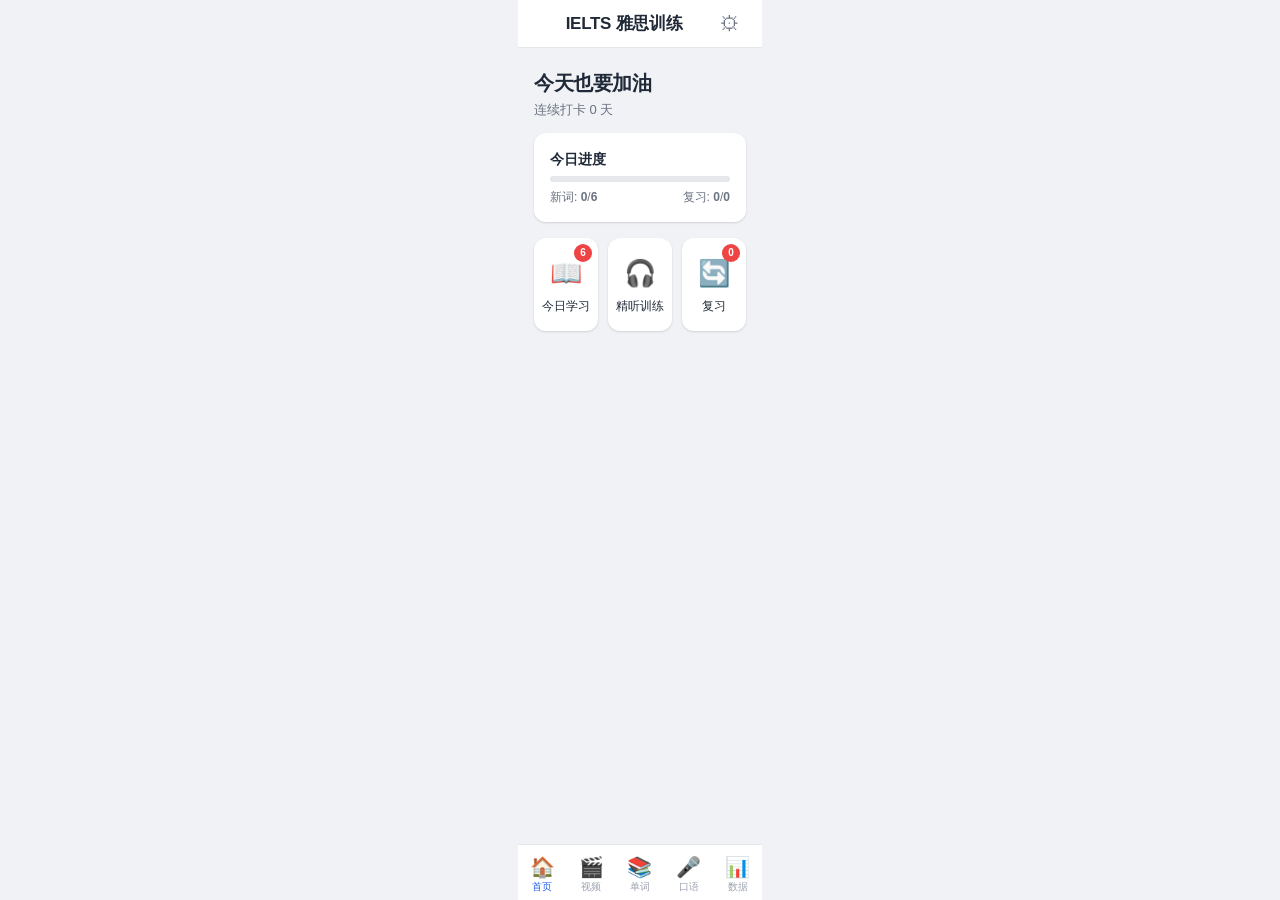
<file: index.html>
<!DOCTYPE html>
<html lang="zh-CN">
<head>
<meta charset="UTF-8">
<meta name="viewport" content="width=device-width,initial-scale=1.0,maximum-scale=1.0,user-scalable=no">
<title>IELTS 雅思训练</title>
<link rel="stylesheet" href="css/style.css">
</head>
<body>
<div id="app">
  <header id="appHeader">
    <button id="backBtn" class="header-btn" style="display:none" onclick="goBack()">←</button>
    <h1 id="headerTitle">IELTS 雅思训练</h1>
    <button id="settingsBtn" class="header-btn" onclick="showPage('settings')">⚙</button>
  </header>

  <main id="appContent">
    <!-- HOME -->
    <section id="page-home" class="page active">
      <div class="greeting"><span id="greetingText">今天也要加油</span><small id="streakText">连续打卡 0 天</small></div>
      <div class="progress-card">
        <div class="progress-label">今日进度</div>
        <div class="progress-bar"><div id="todayProgress" class="progress-fill" style="width:0%"></div></div>
        <div class="progress-stats">
          <span>新词: <b id="newDone">0</b>/<b id="newTotal">6</b></span>
          <span>复习: <b id="reviewDone">0</b>/<b id="reviewTotal">0</b></span>
        </div>
      </div>
      <div class="menu-grid">
        <div class="menu-item" onclick="startDailyLearning()">
          <div class="menu-icon">📖</div><div class="menu-label">今日学习</div>
          <div class="menu-badge" id="newWordsBadge">6</div>
        </div>
        <div class="menu-item" onclick="showPage('listening')">
          <div class="menu-icon">🎧</div><div class="menu-label">精听训练</div>
        </div>
        <div class="menu-item" onclick="showPage('review')">
          <div class="menu-icon">🔄</div><div class="menu-label">复习</div>
          <div class="menu-badge" id="reviewBadge">0</div>
        </div>
      </div>
    </section>

    <!-- WORD DETAIL -->
    <section id="page-word-detail" class="page">
      <div class="word-card">
        <div class="word-header"><h2 id="wdWord">-</h2>
          <div class="word-phonetic"><span id="wdPhonetic">-</span>
            <button class="btn-icon" onclick="playWord()">🔊</button></div></div>
        <div class="word-root" id="wdRoot">-</div>
        <div class="definitions" id="wdDefs"></div>
        <div class="examples" id="wdExamples"></div>
        <div class="word-status-bar"><button id="wdStatusBtn" class="btn-status" onclick="toggleWordStatus()">标记为已掌握</button></div>
      </div>
    </section>

    <!-- WORD BOOK -->
    <section id="page-wordbook" class="page">
      <div class="search-bar">
        <input type="text" id="wordSearch" placeholder="搜索单词..." oninput="filterWords()">
        <select id="wordFilter" onchange="filterWords()"><option value="all">全部</option><option value="new">未学</option><option value="learning">学习中</option><option value="mastered">已掌握</option></select>
      </div>
      <div id="wordList" class="word-list"></div>
    </section>

    <!-- LEARNING -->
    <section id="page-learning" class="page">
      <div class="learning-progress"><span id="learnProgress">1 / 6</span>
        <div class="progress-bar"><div id="learnBar" class="progress-fill" style="width:16%"></div></div></div>
      <div class="word-card learn-card" id="learnCard">
        <div class="word-header"><h2 id="learnWord">-</h2>
          <div class="word-phonetic"><span id="learnPhonetic">-</span><button class="btn-icon" onclick="playLearnWord()">🔊</button></div></div>
        <div class="word-root" id="learnRoot">-</div>
        <div class="definitions" id="learnDefs"></div>
        <div class="examples" id="learnExamples"></div>
      </div>
      <button class="btn btn-primary btn-block" onclick="nextLearnWord()">下一个 →</button>
    </section>

    <!-- REVIEW -->
    <section id="page-review" class="page">
      <div class="review-header"><h3>到期待复习 <span id="reviewCount">0</span> 词</h3></div>
      <div id="reviewList" class="word-list"></div>
      <div id="reviewEmpty" class="empty-state" style="display:none"><p>🎉 暂无到期复习的单词</p></div>
    </section>

    <!-- VIDEO -->
    <section id="page-video" class="page">
      <div class="video-select">
        <select id="videoSelect" onchange="loadVideo()">
          <option value="">选择视频...</option>
        </select>
      </div>
      <div class="video-player-wrapper" id="playerWrapper">
        <div id="youtubePlayer"></div>
        <div id="videoFallback" class="video-fallback" style="display:none">
          <div class="fallback-icon">🎬</div>
          <div class="fallback-msg">视频无法加载，可使用语音播放功能学习</div>
        </div>
      </div>
      <div class="video-controls">
        <button class="btn btn-sm btn-primary" onclick="togglePlayVideo()">▶ 播放</button>
        <button class="btn btn-sm" onclick="playAllSegments()">🔊 全文朗读</button>
        <button class="btn btn-sm" onclick="restartVideo()">⟳ 重播</button>
        <span class="speed-control-inline">
          <span class="speed-label">语速</span>
          <button class="btn-speed-sm" data-vspeed="0.75" onclick="setVideoSpeed(0.75)">0.75x</button>
          <button class="btn-speed-sm active" data-vspeed="1.0" onclick="setVideoSpeed(1.0)">1.0x</button>
          <button class="btn-speed-sm" data-vspeed="1.25" onclick="setVideoSpeed(1.25)">1.25x</button>
        </span>
      </div>
      <div class="video-words" id="videoWords"></div>
      <div class="transcript-wrap" id="transcriptWrap">
        <div class="transcript-header">
          <span>📝 逐句字幕</span>
          <label class="toggle-label"><input type="checkbox" id="showTranslation" checked onchange="renderTranscript()"> 显示翻译</label>
        </div>
        <div class="transcript" id="transcript"></div>
      </div>
    </section>

    <!-- LISTENING -->
    <section id="page-listening" class="page">
      <div class="listening-controls">
        <div class="passage-select">
          <select id="passageSelect" onchange="loadPassage()"><option value="">选择听力篇章...</option></select>
          <span id="passageLevel" class="badge">B2</span>
        </div>
        <div class="speed-control"><span>语速:</span>
          <button class="btn-speed" data-speed="1.0" onclick="setListenSpeed(1.0)">1.0x</button>
          <button class="btn-speed" data-speed="1.25" onclick="setListenSpeed(1.25)">1.25x</button>
        </div>
        <div class="listen-mode"><label><input type="checkbox" id="blindMode" onchange="toggleBlindMode()"> 盲听模式</label></div>
      </div>
      <div class="passage-words" id="passageWords"></div>
      <div class="passage-content" id="passageContent"></div>
      <div class="passage-controls">
        <button class="btn btn-sm btn-primary" onclick="playFullPassage()">▶ 播放全文</button>
        <button class="btn btn-sm" onclick="stopAudio()">⏹ 停止</button>
      </div>
    </section>

    <!-- SPEAKING -->
    <section id="page-speaking" class="page">
      <div class="speaking-topic"><h3 id="speakTopic">-</h3><p class="speak-hint" id="speakHint">Use PRE structure</p></div>
      <div class="pre-guide">
        <div class="pre-step"><b>P</b> Point: 一句话表达观点</div>
        <div class="pre-step"><b>R</b> Reason: 说明理由</div>
        <div class="pre-step"><b>E</b> Example: 补充例子</div>
      </div>
      <div class="model-answer">
        <div class="model-header"><span>💡 范文</span><button class="btn-icon" onclick="playModelAnswer()">🔊</button></div>
        <p id="modelAnswerText">-</p>
      </div>
      <div class="recording-area">
        <button id="recordBtn" class="btn btn-record" onclick="toggleRecording()">🎤 开始录音</button>
        <div id="recordingStatus" style="display:none">🔴 录音中...</div>
      </div>
      <div class="recordings-list" id="recordingsList"></div>
      <div class="speaking-nav">
        <button class="btn btn-sm" onclick="prevSpeakingTopic()">← 上一题</button>
        <button class="btn btn-sm btn-primary" onclick="nextSpeakingTopic()">下一题 →</button>
      </div>
    </section>

    <!-- DASHBOARD -->
    <section id="page-dashboard" class="page">
      <div class="dash-grid">
        <div class="dash-card"><div class="dash-num" id="dashStreak">0</div><div class="dash-label">连续打卡</div></div>
        <div class="dash-card"><div class="dash-num" id="dashMastered">0</div><div class="dash-label">已掌握</div></div>
        <div class="dash-card"><div class="dash-num" id="dashLearning">0</div><div class="dash-label">学习中</div></div>
        <div class="dash-card"><div class="dash-num" id="dashProgress">0%</div><div class="dash-label">总进度</div></div>
      </div>
      <div class="dash-section"><h4>学习统计</h4>
        <div class="dash-stat"><span>累计天数</span><span id="dashTotalDays">0</span></div>
        <div class="dash-stat"><span>听力时长</span><span id="dashListenTime">0分钟</span></div>
        <div class="dash-stat"><span>录音次数</span><span id="dashRecordings">0</span></div>
      </div>
      <div class="dash-section"><h4>本周打卡</h4><div id="dashWeekCalendar" class="week-calendar"></div></div>
    </section>

    <!-- SETTINGS -->
    <section id="page-settings" class="page">
      <div class="setting-group"><label>发音口音</label><select id="settingAccent" onchange="saveSettings()"><option value="uk">英音</option><option value="us">美音</option></select></div>
      <div class="setting-group"><label>默认语速</label><select id="settingSpeed" onchange="saveSettings()"><option value="1.0">1.0x</option><option value="1.25">1.25x</option></select></div>
      <div class="setting-group"><label>字号</label><select id="settingFontSize" onchange="saveSettings()"><option value="small">小</option><option value="medium" selected>中</option><option value="large">大</option></select></div>
      <div class="setting-group"><label>数据</label><button class="btn btn-secondary btn-block" onclick="exportWords()">📤 导出生词本</button><button class="btn btn-danger btn-block" onclick="resetAll()">🗑 重置数据</button></div>
      <div class="setting-group"><label>关于</label><p class="about-text">IELTS 训练 V2.0 | 视频 + 逐句字幕 + 跟读</p></div>
    </section>
  </main>

  <nav id="bottomNav">
    <button class="nav-item active" data-page="home" onclick="showPage('home')"><span class="nav-icon">🏠</span><span class="nav-label">首页</span></button>
    <button class="nav-item" data-page="video" onclick="showPage('video')"><span class="nav-icon">🎬</span><span class="nav-label">视频</span></button>
    <button class="nav-item" data-page="wordbook" onclick="showPage('wordbook')"><span class="nav-icon">📚</span><span class="nav-label">单词</span></button>
    <button class="nav-item" data-page="speaking" onclick="showPage('speaking')"><span class="nav-icon">🎤</span><span class="nav-label">口语</span></button>
    <button class="nav-item" data-page="dashboard" onclick="showPage('dashboard')"><span class="nav-icon">📊</span><span class="nav-label">数据</span></button>
  </nav>
</div>
<script src="js/data.js"></script>
<script src="js/tts.js"></script>
<script src="js/recorder.js"></script>
<script src="js/app.js"></script>
</body>
</html>
</file>
<file: css/style.css>
*, *::before, *::after { box-sizing: border-box; margin: 0; padding: 0; }
:root {
  --bg: #F0F2F5;
  --surface: #FFFFFF;
  --primary: #2563EB;
  --primary-dark: #1D4ED8;
  --primary-light: #DBEAFE;
  --accent: #F59E0B;
  --accent-bg: #FEF3C7;
  --text: #1F2937;
  --text-muted: #6B7280;
  --text-light: #9CA3AF;
  --border: #E5E7EB;
  --success: #10B981;
  --success-bg: #D1FAE5;
  --danger: #EF4444;
  --radius: 12px;
  --radius-sm: 8px;
  --shadow: 0 1px 3px rgba(0,0,0,0.08), 0 1px 2px rgba(0,0,0,0.06);
  --shadow-lg: 0 4px 12px rgba(0,0,0,0.1);
  --nav-height: 56px;
  --header-height: 48px;
}
html, body { height: 100%; }
body {
  font-family: -apple-system, BlinkMacSystemFont, "Segoe UI", Roboto, "Helvetica Neue", sans-serif;
  background: var(--bg); color: var(--text);
  height: 100%; overflow: hidden;
  -webkit-font-smoothing: antialiased;
  font-size: 15px; line-height: 1.5;
}
#app {
  display: flex; flex-direction: column;
  height: 100vh; height: 100dvh; max-width: 500px; margin: 0 auto;
  background: var(--bg); position: relative;
}

/* HEADER */
#appHeader {
  display: flex; align-items: center;
  padding: 0 16px; height: var(--header-height);
  background: var(--surface); border-bottom: 1px solid var(--border);
  flex-shrink: 0;
  z-index: 10;
}
#appHeader h1 { flex: 1; font-size: 17px; text-align: center; font-weight: 700; letter-spacing: -0.3px; }
.header-btn { background: none; border: none; font-size: 20px; padding: 4px 6px; cursor: pointer; color: var(--text-muted); }
#backBtn { font-size: 18px; }

/* MAIN */
#appContent {
  flex: 1; overflow-y: auto; overflow-x: hidden;
  -webkit-overflow-scrolling: touch;
  padding-bottom: 4px;
}
.page { display: none; padding: 16px; }
.page.active { display: block; }

/* BOTTOM NAV */
#bottomNav {
  display: flex; background: var(--surface);
  border-top: 1px solid var(--border);
  height: var(--nav-height); flex-shrink: 0;
  padding: 4px 0; padding-bottom: env(safe-area-inset-bottom, 4px);
}
.nav-item {
  flex: 1; display: flex; flex-direction: column; align-items: center;
  justify-content: center; gap: 1px;
  background: none; border: none; cursor: pointer;
  color: var(--text-light); font-size: 10px; padding: 4px;
  transition: color 0.2s;
}
.nav-item.active { color: var(--primary); }
.nav-icon { font-size: 20px; line-height: 1.2; }
.nav-label { font-size: 10px; font-weight: 500; }

/* GREETING */
.greeting { padding: 4px 0 12px; }
.greeting span { font-size: 20px; font-weight: 700; display: block; letter-spacing: -0.5px; }
.greeting small { color: var(--text-muted); font-size: 13px; }

/* PROGRESS */
.progress-card {
  background: var(--surface); border-radius: var(--radius);
  padding: 16px; box-shadow: var(--shadow); margin-bottom: 16px;
}
.progress-label { font-weight: 600; font-size: 14px; margin-bottom: 6px; }
.progress-bar { height: 6px; background: var(--border); border-radius: 3px; overflow: hidden; }
.progress-fill { height: 100%; background: linear-gradient(90deg, var(--primary), var(--accent)); border-radius: 3px; transition: width 0.5s; }
.progress-stats { display: flex; justify-content: space-between; margin-top: 6px; font-size: 12px; color: var(--text-muted); }

/* MENU GRID */
.menu-grid { display: grid; grid-template-columns: repeat(3, 1fr); gap: 10px; }
.menu-item {
  background: var(--surface); border-radius: var(--radius);
  padding: 16px 8px; text-align: center;
  box-shadow: var(--shadow); cursor: pointer;
  position: relative; transition: transform 0.15s;
}
.menu-item:active { transform: scale(0.96); }
.menu-icon { font-size: 26px; margin-bottom: 4px; }
.menu-label { font-size: 12px; font-weight: 500; }
.menu-badge {
  position: absolute; top: 6px; right: 6px;
  background: var(--danger); color: #fff;
  font-size: 10px; min-width: 18px; height: 18px;
  border-radius: 9px; display: flex; align-items: center; justify-content: center;
  font-weight: 700;
}

/* WORD LIST */
.search-bar { display: flex; gap: 8px; margin-bottom: 12px; }
.search-bar input {
  flex: 1; padding: 10px 14px; border: 1px solid var(--border);
  border-radius: var(--radius-sm); font-size: 14px; background: var(--surface);
  outline: none;
}
.search-bar input:focus { border-color: var(--primary); }
.search-bar select { padding: 10px; border: 1px solid var(--border); border-radius: var(--radius-sm); background: var(--surface); font-size: 13px; }
.word-list { display: flex; flex-direction: column; gap: 6px; }
.word-list-item {
  background: var(--surface); border-radius: var(--radius-sm);
  padding: 12px 14px; box-shadow: var(--shadow);
  display: flex; justify-content: space-between; align-items: center;
  cursor: pointer;
}
.word-list-item:active { opacity: 0.7; }
.word-list-item .wl-word { font-size: 15px; font-weight: 600; }
.word-list-item .wl-mean { font-size: 12px; color: var(--text-muted); }
.wl-status { font-size: 10px; padding: 2px 8px; border-radius: 10px; font-weight: 600; }
.wl-status.new { background: var(--primary-light); color: var(--primary); }
.wl-status.learning { background: var(--accent-bg); color: #92400E; }
.wl-status.mastered { background: var(--success-bg); color: #065F46; }

/* WORD CARD */
.word-card { background: var(--surface); border-radius: var(--radius); padding: 20px; box-shadow: var(--shadow); }
.word-header { margin-bottom: 12px; }
.word-header h2 { font-size: 26px; font-weight: 800; letter-spacing: -0.5px; }
.word-phonetic { display: flex; align-items: center; gap: 8px; color: var(--text-muted); font-size: 14px; margin-top: 4px; }
.word-root { background: var(--primary-light); border-radius: var(--radius-sm); padding: 10px 14px; font-size: 13px; margin-bottom: 14px; color: var(--text); }
.definitions { margin-bottom: 14px; }
.def-item { padding: 6px 0; border-bottom: 1px solid var(--border); font-size: 14px; }
.def-item:last-child { border-bottom: none; }
.def-context { font-size: 11px; background: var(--bg); padding: 2px 8px; border-radius: 4px; display: inline-block; margin-bottom: 2px; }
.examples { margin-bottom: 14px; }
.ex-item { padding: 10px; background: #FAFAFA; border-radius: var(--radius-sm); margin-bottom: 6px; font-size: 13px; }
.ex-item .ex-en { font-weight: 500; margin-bottom: 2px; }
.ex-item .ex-zh { color: var(--text-muted); font-size: 12px; }
.word-status-bar { display: flex; gap: 8px; }

/* BUTTONS */
.btn {
  padding: 10px 20px; border: none; border-radius: var(--radius-sm);
  font-size: 14px; font-weight: 600; cursor: pointer;
  display: inline-flex; align-items: center; justify-content: center; gap: 6px;
  transition: all 0.2s ease; box-shadow: 0 1px 2px rgba(0,0,0,0.05);
}
.btn:hover { opacity: 0.92; transform: translateY(-1px); box-shadow: 0 2px 6px rgba(0,0,0,0.1); }
.btn:active { opacity: 0.85; transform: translateY(0); box-shadow: none; }
.btn-primary { background: linear-gradient(135deg, var(--primary), var(--primary-dark)); color: #fff; }
.btn-block { width: 100%; }
.btn-sm { padding: 8px 16px; font-size: 13px; }
.btn-secondary { background: var(--surface); color: var(--text); border: 1px solid var(--border); }
.btn-secondary:hover { background: var(--primary-light); border-color: var(--primary); color: var(--primary); }
.btn-danger { background: linear-gradient(135deg, var(--danger), #DC2626); color: #fff; }
.btn-record { background: linear-gradient(135deg, var(--primary), var(--primary-dark)); color: #fff; font-size: 15px; width: 100%; padding: 12px; border-radius: var(--radius); }
.btn-icon { background: var(--surface); border: 1px solid var(--border); font-size: 16px; cursor: pointer; padding: 6px 8px; border-radius: var(--radius-sm); transition: all 0.15s; }
.btn-icon:hover { background: var(--primary-light); border-color: var(--primary); }
.btn-status { flex: 1; padding: 10px; border: none; border-radius: var(--radius-sm); font-size: 14px; font-weight: 600; cursor: pointer; background: linear-gradient(135deg, var(--primary), var(--primary-dark)); color: #fff; transition: all 0.2s; }
.btn-status:hover { opacity: 0.92; transform: translateY(-1px); }

/* LEARNING */
.learning-progress { display: flex; align-items: center; gap: 12px; margin-bottom: 14px; }
.learning-progress .progress-bar { flex: 1; }
.learn-card { margin-bottom: 14px; }
.learn-actions { display: flex; gap: 8px; }

/* REVIEW */
.review-header { margin-bottom: 10px; }
.empty-state { text-align: center; padding: 40px 20px; color: var(--text-muted); font-size: 15px; }

/* VIDEO */
.video-select { margin-bottom: 10px; }
.video-select select { width: 100%; padding: 10px 14px; border: 1px solid var(--border); border-radius: var(--radius-sm); font-size: 14px; background: var(--surface); }
.video-player-wrapper {
  position: relative; width: 100%; border-radius: var(--radius); overflow: hidden;
  background: #000; box-shadow: var(--shadow-lg);
  aspect-ratio: 16 / 9;
}
#youtubePlayer { width: 100%; height: 100%; }
.video-fallback {
  position: absolute; inset: 0; display: flex; flex-direction: column;
  align-items: center; justify-content: center; color: #fff;
  background: #1a1a2e; gap: 8px;
}
.video-fallback .fallback-icon { font-size: 32px; }
.video-fallback .fallback-msg { font-size: 13px; opacity: 0.8; text-align: center; padding: 0 20px; }
.video-controls {
  display: flex; align-items: center; gap: 6px;
  padding: 10px 0; flex-wrap: wrap;
}
.speed-control-inline { display: flex; align-items: center; gap: 4px; margin-left: auto; }
.speed-label { font-size: 11px; color: var(--text-muted); }
.btn-speed-sm {
  padding: 5px 12px; border: 1px solid var(--border); border-radius: 6px;
  background: var(--surface); font-size: 11px; cursor: pointer; font-weight: 600;
  transition: all 0.15s;
}
.btn-speed-sm:hover { background: var(--primary-light); border-color: var(--primary); color: var(--primary); }
.btn-speed-sm.active { background: var(--primary); color: #fff; border-color: var(--primary); box-shadow: 0 1px 3px rgba(37,99,235,0.3); }
.transcript-wrap {
  background: var(--surface); border-radius: var(--radius);
  box-shadow: var(--shadow); margin-top: 4px;
}
.transcript-header {
  display: flex; justify-content: space-between; align-items: center;
  padding: 10px 14px; border-bottom: 1px solid var(--border);
  font-weight: 600; font-size: 13px;
}
.toggle-label { font-weight: 400; font-size: 12px; display: flex; align-items: center; gap: 4px; cursor: pointer; }
.toggle-label input { accent-color: var(--primary); }
.transcript {
  padding: 6px 14px 14px; max-height: 280px; overflow-y: auto;
  -webkit-overflow-scrolling: touch;
}
.segment {
  padding: 8px 10px; margin: 4px 0; border-radius: var(--radius-sm);
  cursor: pointer; transition: background 0.15s;
  border-left: 3px solid transparent;
}
.segment.active {
  background: var(--primary-light); border-left-color: var(--primary);
}
.segment .seg-en { font-size: 15px; font-weight: 500; line-height: 1.6; }
.segment .seg-zh { font-size: 13px; color: var(--text-muted); margin-top: 2px; }
.segment .seg-keyword {
  color: var(--danger); font-weight: 700;
  border-bottom: 2px solid var(--accent);
}
.segment .seg-actions { margin-top: 4px; display: flex; gap: 6px; }
.segment .seg-actions button {
  font-size: 12px; padding: 5px 12px; border: 1px solid var(--border);
  border-radius: 6px; background: var(--surface); cursor: pointer;
  display: inline-flex; align-items: center; gap: 4px;
  transition: all 0.15s; font-weight: 500;
}
.segment .seg-actions button:hover { background: var(--primary-light); border-color: var(--primary); color: var(--primary); }
.segment .seg-actions button:active { transform: scale(0.97); }
.segment .seg-actions button:active { opacity: 0.7; }

/* LISTENING */
.listening-controls { background: var(--surface); border-radius: var(--radius); padding: 14px; box-shadow: var(--shadow); margin-bottom: 10px; }
.passage-select { display: flex; align-items: center; gap: 8px; margin-bottom: 8px; }
.passage-select select { flex: 1; padding: 8px 12px; border: 1px solid var(--border); border-radius: var(--radius-sm); font-size: 13px; background: var(--surface); }
.badge { font-size: 10px; padding: 2px 8px; border-radius: 4px; background: var(--primary-light); color: var(--primary); font-weight: 600; }
.speed-control { display: flex; align-items: center; gap: 6px; margin-bottom: 8px; font-size: 13px; }
.btn-speed { padding: 5px 14px; border: 1px solid var(--border); border-radius: 6px; background: var(--surface); font-size: 12px; cursor: pointer; font-weight: 500; transition: all 0.15s; }
.btn-speed:hover { background: var(--primary-light); border-color: var(--primary); color: var(--primary); }
.btn-speed.active { background: var(--primary); color: #fff; border-color: var(--primary); box-shadow: 0 1px 3px rgba(37,99,235,0.3); }
.listen-mode { font-size: 13px; }
.listen-mode input { margin-right: 4px; accent-color: var(--primary); }
.passage-words, .video-words { display: flex; flex-wrap: wrap; gap: 6px; margin: 10px 0; padding: 8px 12px; background: var(--primary-light); border-radius: var(--radius-sm); align-items: center; }
.passage-words::before, .video-words::before { content: "📖 相關詞彙"; font-size: 12px; font-weight: 600; color: var(--primary); margin-right: 4px; }
.word-tag { display: inline-block; padding: 3px 10px; background: #fff; border: 1px solid var(--primary); color: var(--primary); border-radius: 12px; font-size: 12px; font-weight: 500; cursor: pointer; transition: all 0.15s; text-decoration: none; }
.word-tag:hover { background: var(--primary); color: #fff; }
.passage-content { background: var(--surface); border-radius: var(--radius); padding: 14px; box-shadow: var(--shadow); margin-bottom: 10px; }
.sentence-item { padding: 8px 0; border-bottom: 1px solid var(--border); display: flex; justify-content: space-between; align-items: flex-start; font-size: 14px; line-height: 1.5; }
.sentence-item:last-child { border-bottom: none; }
.sentence-item .sent-text { flex: 1; }
.sentence-item .sent-zh { font-size: 12px; color: var(--text-muted); margin-top: 2px; }
.sentence-item .sent-actions { display: flex; gap: 4px; margin-left: 8px; flex-shrink: 0; }
.sentence-item .sent-actions button { font-size: 16px; padding: 4px; background: none; border: none; cursor: pointer; outline: none; }
button:focus-visible { outline: 2px solid var(--primary); outline-offset: 2px; border-radius: 4px; }
.passage-controls { display: flex; gap: 8px; }
.passage-controls .btn { flex: 1; }

/* SPEAKING */
.speaking-topic { margin-bottom: 12px; }
.speaking-topic h3 { font-size: 18px; font-weight: 700; margin-bottom: 2px; }
.speak-hint { color: var(--text-muted); font-size: 13px; }
.pre-guide { background: var(--primary-light); border-radius: var(--radius-sm); padding: 10px 14px; margin-bottom: 12px; }
.pre-step { font-size: 13px; padding: 3px 0; }
.model-answer { background: var(--surface); border-radius: var(--radius-sm); padding: 12px; box-shadow: var(--shadow); margin-bottom: 12px; }
.model-header { display: flex; justify-content: space-between; align-items: center; margin-bottom: 6px; font-weight: 600; font-size: 13px; }
.model-answer p { font-size: 13px; color: var(--text-muted); line-height: 1.6; white-space: pre-wrap; }
.recording-area { margin-bottom: 12px; }
#recordingStatus { text-align: center; padding: 6px; font-weight: 600; font-size: 13px; color: var(--danger); }
.recordings-list { margin-bottom: 12px; }
.recording-item { display: flex; align-items: center; gap: 8px; padding: 8px; background: var(--surface); border-radius: var(--radius-sm); margin-bottom: 4px; box-shadow: var(--shadow); }
.recording-item audio { flex: 1; height: 36px; }
.recording-item .del-btn { background: none; border: none; font-size: 16px; cursor: pointer; padding: 4px; }
.speaking-nav { display: flex; gap: 8px; }
.speaking-nav .btn { flex: 1; }

/* DASHBOARD */
.dash-grid { display: grid; grid-template-columns: repeat(2, 1fr); gap: 10px; margin-bottom: 16px; }
.dash-card { background: var(--surface); border-radius: var(--radius); padding: 16px 12px; text-align: center; box-shadow: var(--shadow); }
.dash-num { font-size: 28px; font-weight: 800; color: var(--primary); }
.dash-label { font-size: 12px; color: var(--text-muted); margin-top: 2px; }
.dash-section { margin-bottom: 16px; }
.dash-section h4 { font-size: 14px; margin-bottom: 6px; }
.dash-stat { display: flex; justify-content: space-between; padding: 8px 0; border-bottom: 1px solid var(--border); font-size: 13px; }
.week-calendar { display: flex; gap: 4px; }
.week-day { width: 38px; height: 38px; border-radius: var(--radius-sm); display: flex; align-items: center; justify-content: center; font-size: 12px; font-weight: 600; background: var(--border); color: var(--text-muted); }
.week-day.done { background: var(--success); color: #fff; }
.week-day.today { border: 2px solid var(--primary); }

/* SETTINGS */
.setting-group { margin-bottom: 16px; }
.setting-group label { display: block; font-weight: 600; font-size: 13px; margin-bottom: 4px; }
.setting-group select { width: 100%; padding: 10px 14px; border: 1px solid var(--border); border-radius: var(--radius-sm); font-size: 14px; background: var(--surface); }
.setting-group .btn { margin-top: 4px; }
.about-text { font-size: 12px; color: var(--text-muted); line-height: 1.5; }

/* RESPONSIVE */
@media (min-width: 501px) { body { display: flex; justify-content: center; } }
@media (max-width: 360px) { .menu-grid { grid-template-columns: repeat(2, 1fr); } }
</file>
